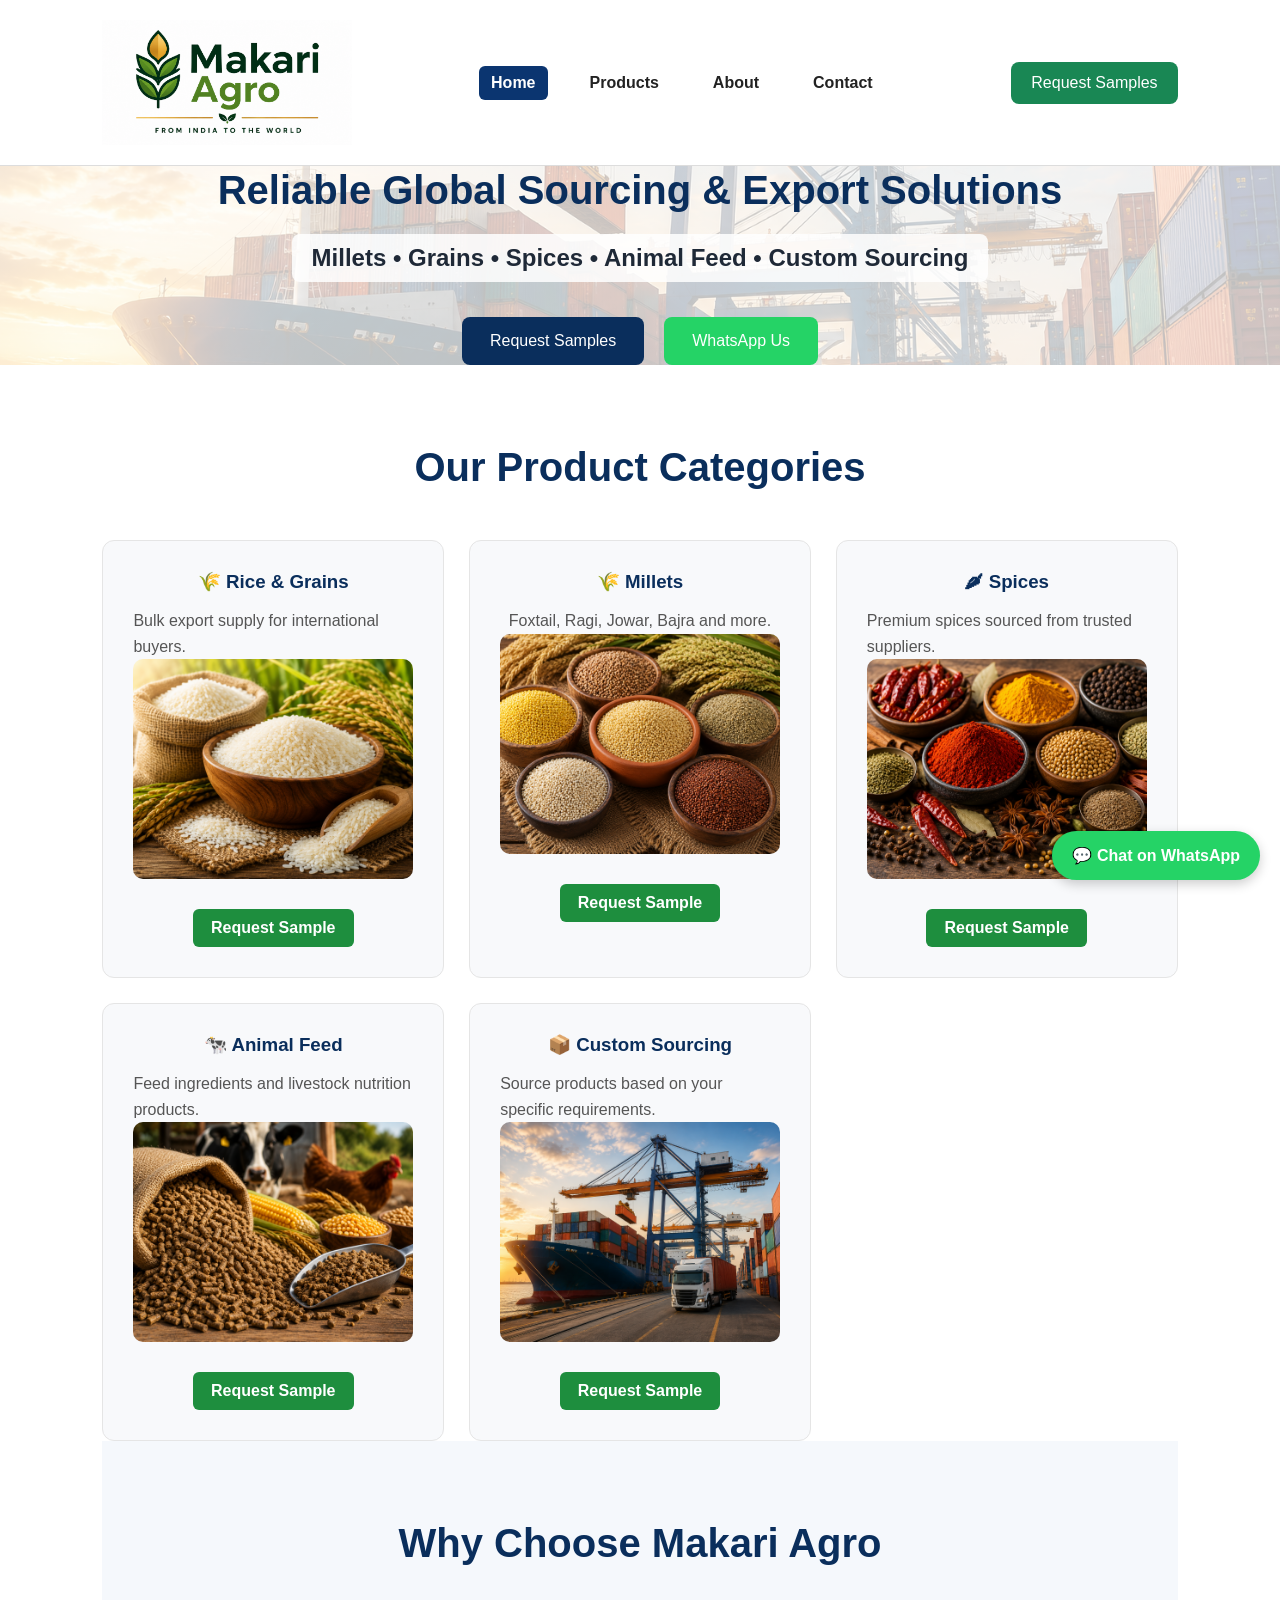
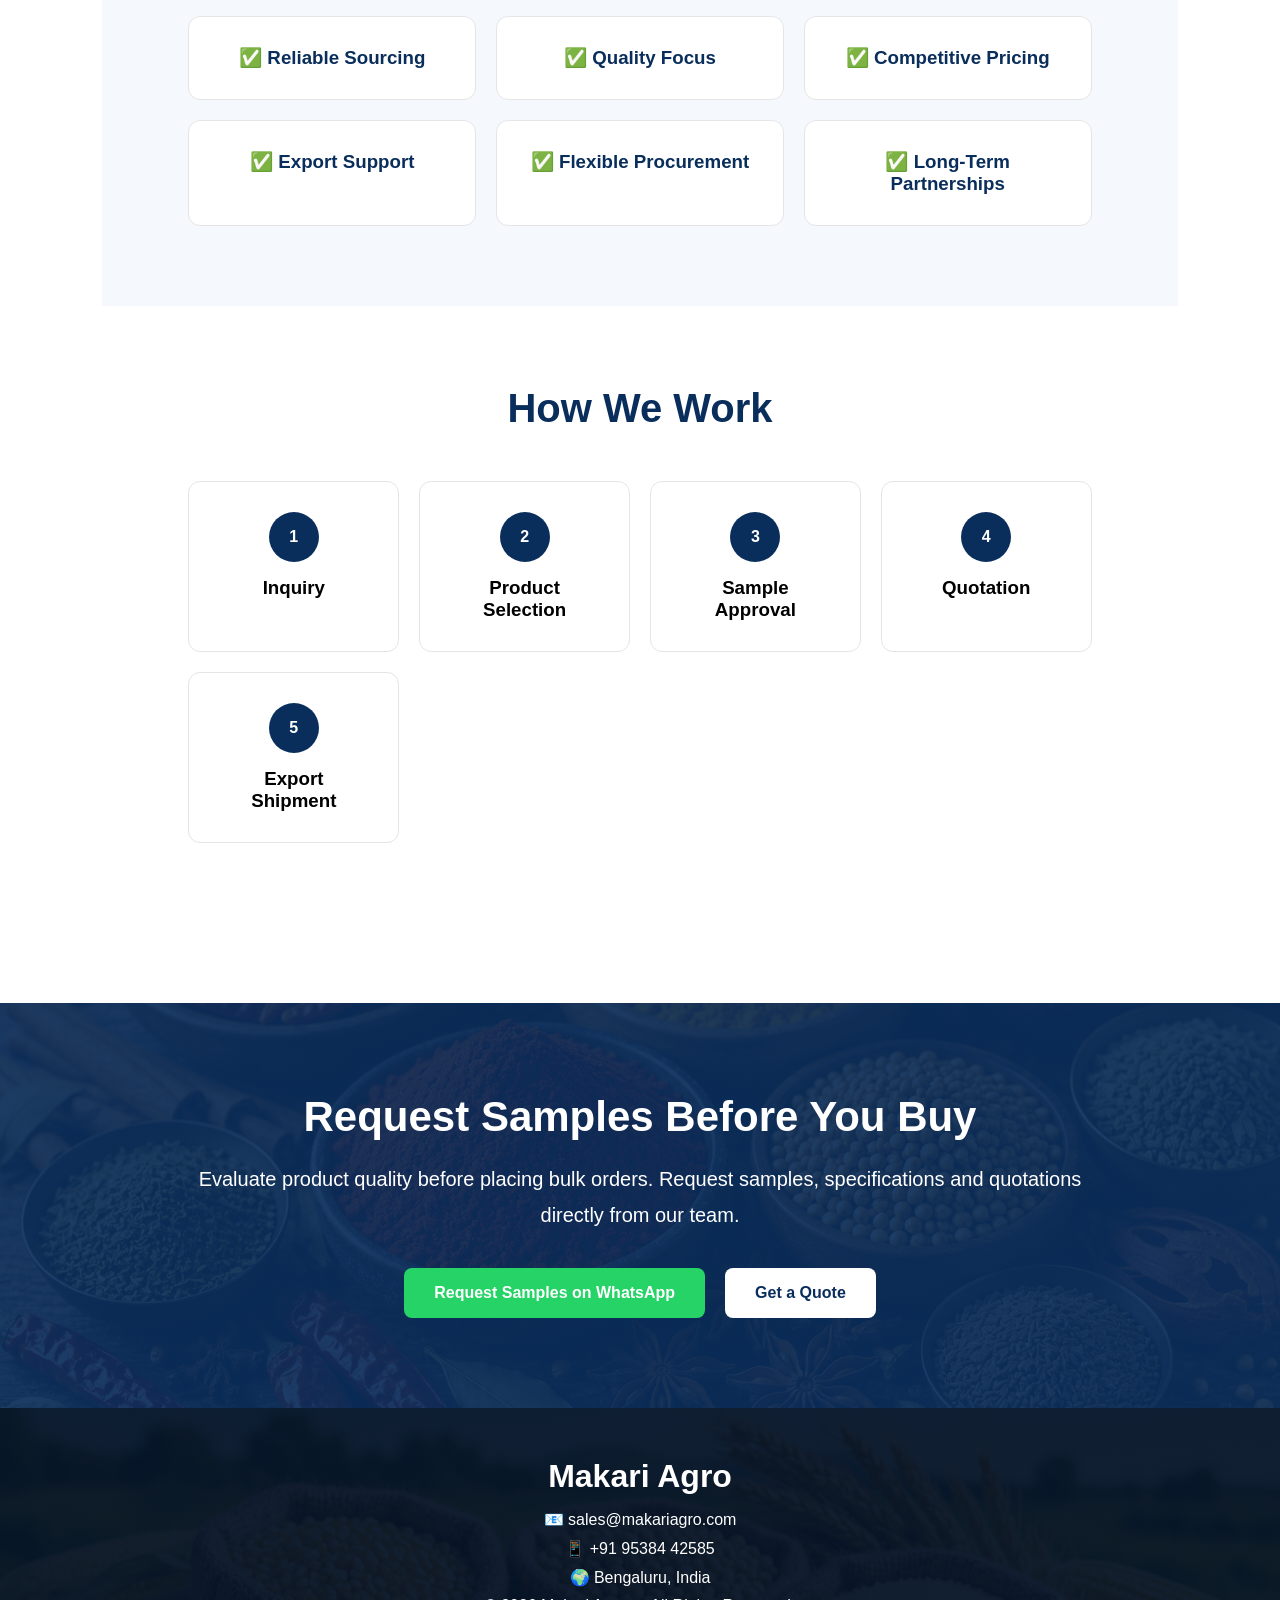
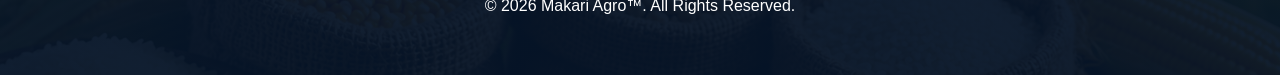
<file: index.html>
<!DOCTYPE html>
<html lang="en">
<head>

<script type="application/ld+json">
{
 "@context":"https://schema.org",
 "@type":"Organization",
 "name":"Makari Agro",
 "url":"https://www.makariagro.com",
 "logo":"https://www.makariagro.com/assets/logo/logo.png",
 "email":"mailto:sales@makariagro.com",
 "telephone":"+919538442585",
"address":{
 "@type":"PostalAddress",
 "addressLocality":"Bengaluru",
 "addressCountry":"IN"
}
}
</script>

    <meta charset="UTF-8">
    <meta name="viewport" content="width=device-width, initial-scale=1.0">

    <title>Makari Agro | Global Sourcing & Export Solutions</title>

<meta name="description"
content="Makari Agro is an India-based sourcing and export company specializing in millets, grains, spices, animal feed and agricultural commodities." />

<meta name="keywords"
content="millets exporter india, grains exporter, spices exporter, animal feed supplier, makari agro" />
    <title>Makari Exports | Reliable Global Sourcing & Export Solutions</title>

<meta name="robots" content="index, follow">

<link rel="canonical" href="https://www.makariagro.com/">

<meta property="og:title" content="Makari Agro | Global Sourcing & Export Solutions">
<meta property="og:description" content="Connecting international buyers with trusted suppliers across India.">
<meta property="og:type" content="website">
<meta property="og:url" content="https://www.makariagro.com/">
<meta property="og:image" content="https://www.makariagro.com/assets/logo/logo.png">
<meta property="og:site_name" content="Makari Agro">
<meta property="og:locale" content="en_IN">

<meta name="twitter:card" content="summary_large_image">
<meta name="twitter:title" content="Makari Agro | Global Sourcing & Export Solutions">
<meta name="twitter:description" content="Connecting international buyers with trusted suppliers across India.">
<meta name="twitter:image" content="https://www.makariagro.com/assets/logo/logo.png">

<link rel="icon" type="image/png" href="assets/logo/logo.png">

    <link rel="stylesheet" href="style.css">
</head>
<body>

    <!-- Header -->
    <header class="header">

     <!-- <div class="logo" id="company-name">Makari Agro</div> -->

     <!-- <div class="logo">
    Makari Agro
    </div> -->

    <div class="logo">
    <img src="assets/logo/logo.png" alt="Makari Agro Logo">
</div>

  <nav class="nav">
    <a href="index.html" class="active">Home</a>
    <a href="products.html">Products</a>
    <a href="about.html">About</a>
    <a href="contact.html">Contact</a>
</nav>

        <a href="https://wa.me/919538442585?text=Hello%20Makari%20Agro,%20I%20would%20like%20to%20request%20samples." class="quote-btn" target="_blank"
   rel="noopener noreferrer">
            Request Samples
        </a>

    </header>

    <!-- Hero Section -->

    <section class="hero">

        <div class="hero-content">

            <h1>
                Reliable Global Sourcing & Export Solutions
            </h1>

            <p>
                Millets • Grains • Spices • Animal Feed • Custom Sourcing
            </p>

            <div class="hero-buttons">

                <a href="https://wa.me/919538442585?text=Hello%20Makari%20Agro,%20I%20would%20like%20to%20request%20samples." class="primary-btn" target="_blank"
   rel="noopener noreferrer">
                    Request Samples
                </a>

                <!-- <a href="https://wa.me/919538442585" class="whatsapp-btn">
                    WhatsApp Us
                </a> -->

                <a href="https://wa.me/919538442585"
   target="_blank"
   rel="noopener noreferrer"
   class="whatsapp-btn">
    WhatsApp Us
</a>

            </div>

        </div>

    </section>
<!-- Product Categories -->

<section class="products-section">

    <h2>Our Product Categories</h2>

    <div class="product-grid">

        <!-- <div class="product-card">
            <h3>🌾 Agri Products</h3>
            <p>Reliable sourcing of quality agricultural products.</p>
            <img src="assets/images/commodities.jpg" alt="Rice">
        </div> -->

        <div class="product-card">
            <h3>🌾 Rice & Grains</h3>
            <p>Bulk export supply for international buyers.</p>
            <img src="assets/images/rice.jpg" alt="Rice">
               <a href="https://wa.me/919538442585"
       class="product-btn" target="_blank"
   rel="noopener noreferrer">
       Request Sample
    </a>
        </div>

        <div class="product-card">
            <h3>🌾 Millets</h3>
            <p>Foxtail, Ragi, Jowar, Bajra and more.</p>
            <img src="assets/images/millets.jpg" alt="Millets">
               <a href="https://wa.me/919538442585"
       class="product-btn" target="_blank"
   rel="noopener noreferrer">
       Request Sample
    </a>
        </div>

        <div class="product-card">
            <h3>🌶 Spices</h3>
            <p>Premium spices sourced from trusted suppliers.</p>
            <img src="assets/images/spices.jpg" alt="Spices">
               <a href="https://wa.me/919538442585"
       class="product-btn" target="_blank"
   rel="noopener noreferrer">
       Request Sample
    </a>
        </div>

        <div class="product-card">
            <h3>🐄 Animal Feed</h3>
            <p>Feed ingredients and livestock nutrition products.</p>
            <img src="assets/images/feed.jpg" alt="Feed">
               <a href="https://wa.me/919538442585"
       class="product-btn" target="_blank"
   rel="noopener noreferrer">
       Request Sample
    </a>
        </div>

        <div class="product-card">
            <h3>📦 Custom Sourcing</h3>
            <p>Source products based on your specific requirements.</p>
            <img src="assets/images/sourcing.jpg" alt="Sourcing">
               <a href="https://wa.me/919538442585"
       class="product-btn" target="_blank"
   rel="noopener noreferrer">
       Request Sample
    </a>
        </div>

    </div>

    <!-- Why Choose Us -->

<section class="why-us">

    <h2>Why Choose Makari Agro</h2>

    <div class="why-grid">

        <div class="why-card">
            <h3>✅ Reliable Sourcing</h3>
        </div>

        <div class="why-card">
            <h3>✅ Quality Focus</h3>
        </div>

        <div class="why-card">
            <h3>✅ Competitive Pricing</h3>
        </div>

        <div class="why-card">
            <h3>✅ Export Support</h3>
        </div>

        <div class="why-card">
            <h3>✅ Flexible Procurement</h3>
        </div>

        <div class="why-card">
            <h3>✅ Long-Term Partnerships</h3>
        </div>

    </div>

</section>
<section class="process">

    <h2>How We Work</h2>

    <div class="process-grid">

        <div class="process-step">
            <span>1</span>
            <h3>Inquiry</h3>
        </div>

        <div class="process-step">
            <span>2</span>
            <h3>Product Selection</h3>
        </div>

        <div class="process-step">
            <span>3</span>
            <h3>Sample Approval</h3>
        </div>

        <div class="process-step">
            <span>4</span>
            <h3>Quotation</h3>
        </div>

        <div class="process-step">
            <span>5</span>
            <h3>Export Shipment</h3>
        </div>

    </div>

</section>

</section>

<a href="https://wa.me/919538442585" class="floating-whatsapp" target="_blank"
   rel="noopener noreferrer">
    💬 Chat on WhatsApp
</a>

<!-- Request Samples -->

<section class="sample-section">

    <div class="sample-content">

        <h2>Request Samples Before You Buy</h2>

        <p>
            Evaluate product quality before placing bulk orders.
            Request samples, specifications and quotations directly from our team.
        </p>

        <div class="sample-buttons">

            <a href="https://wa.me/919538442585" class="sample-whatsapp" target="_blank"
   rel="noopener noreferrer">
                Request Samples on WhatsApp
            </a>


            <a href="contact.html" class="sample-quote">
                Get a Quote
            </a>

        </div>

    </div>

</section>

<footer class="footer">

    <div class="footer-content">

        <h3 id="footer-company-name">Makari Agro</h3>

       <p id="footer-tagline"></p>

        <p>
            📧 sales@makariagro.com
        </p>

        <p>
            📱 +91 95384 42585
        </p>

        <p>
            🌍 Bengaluru, India
        </p>

        <p>© 2026 Makari Agro™. All Rights Reserved.</p>

    </div>

</footer>
</body>


</html>
</file>
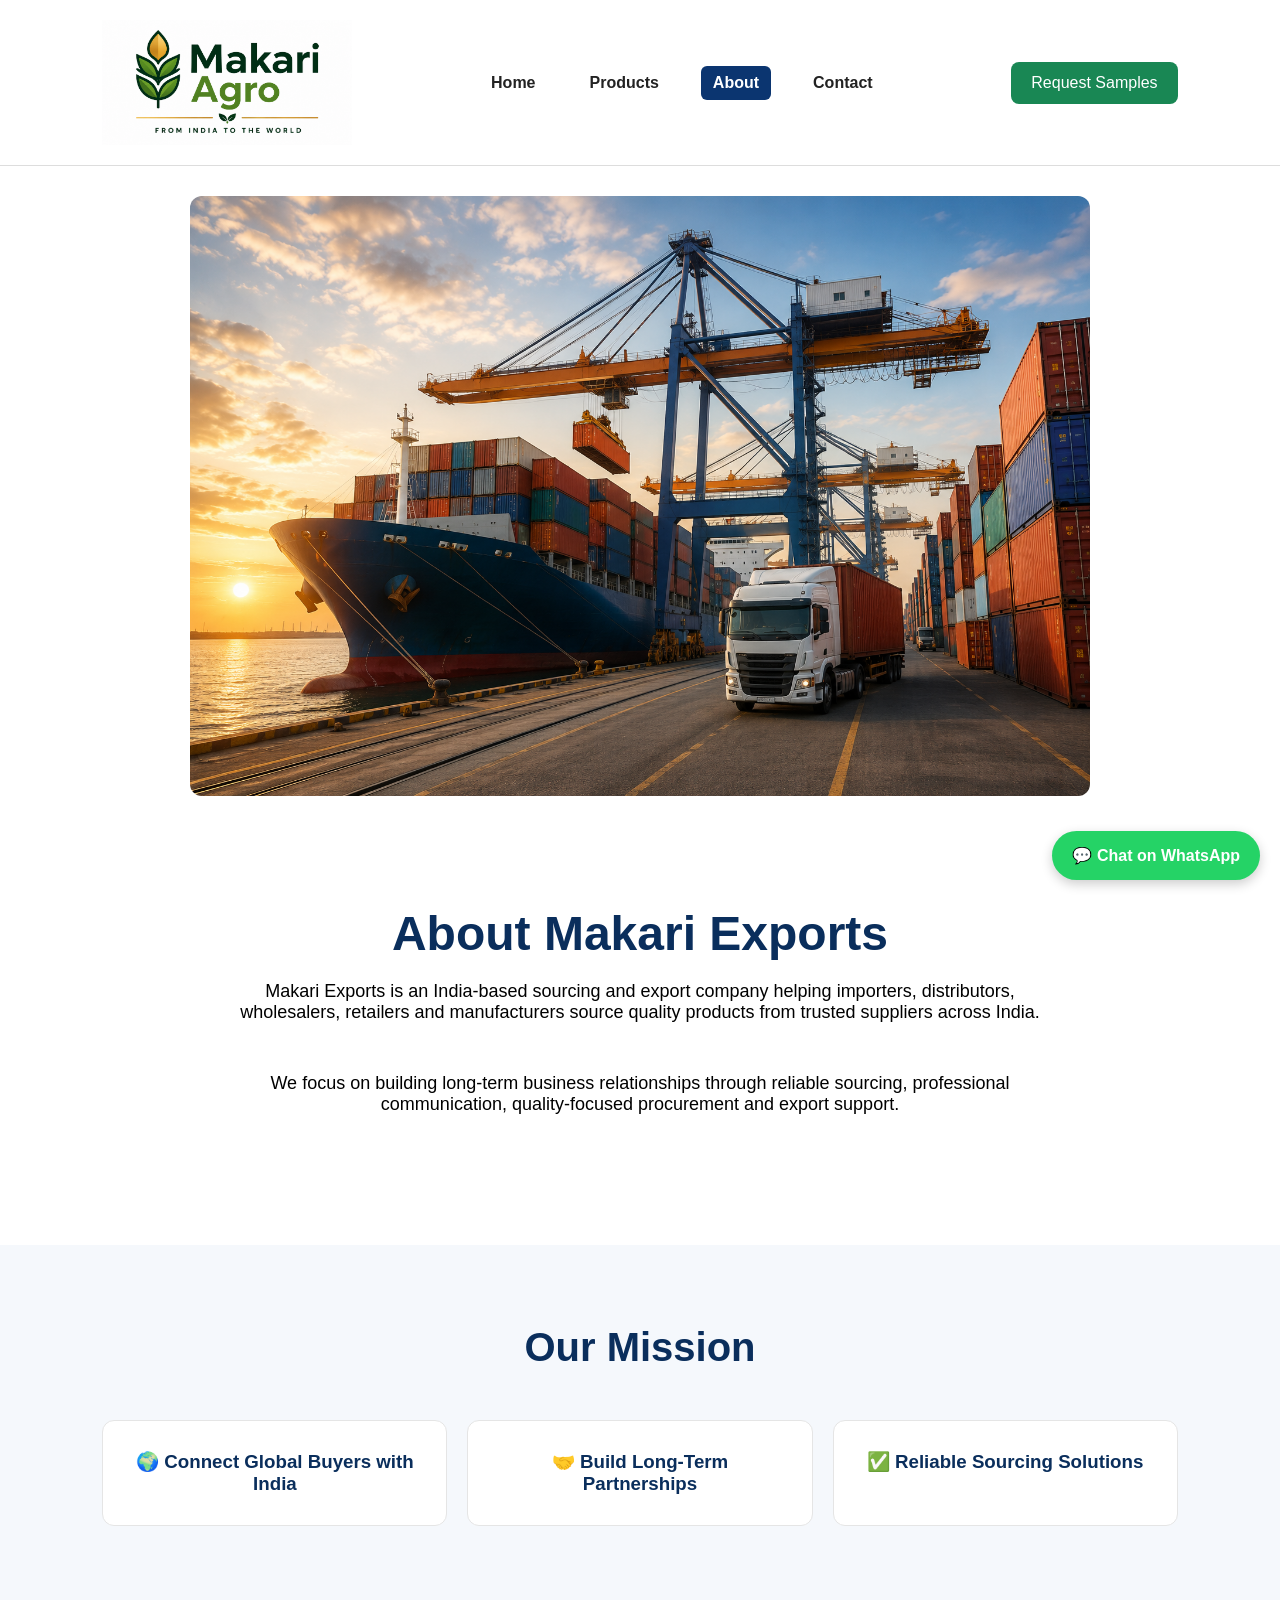
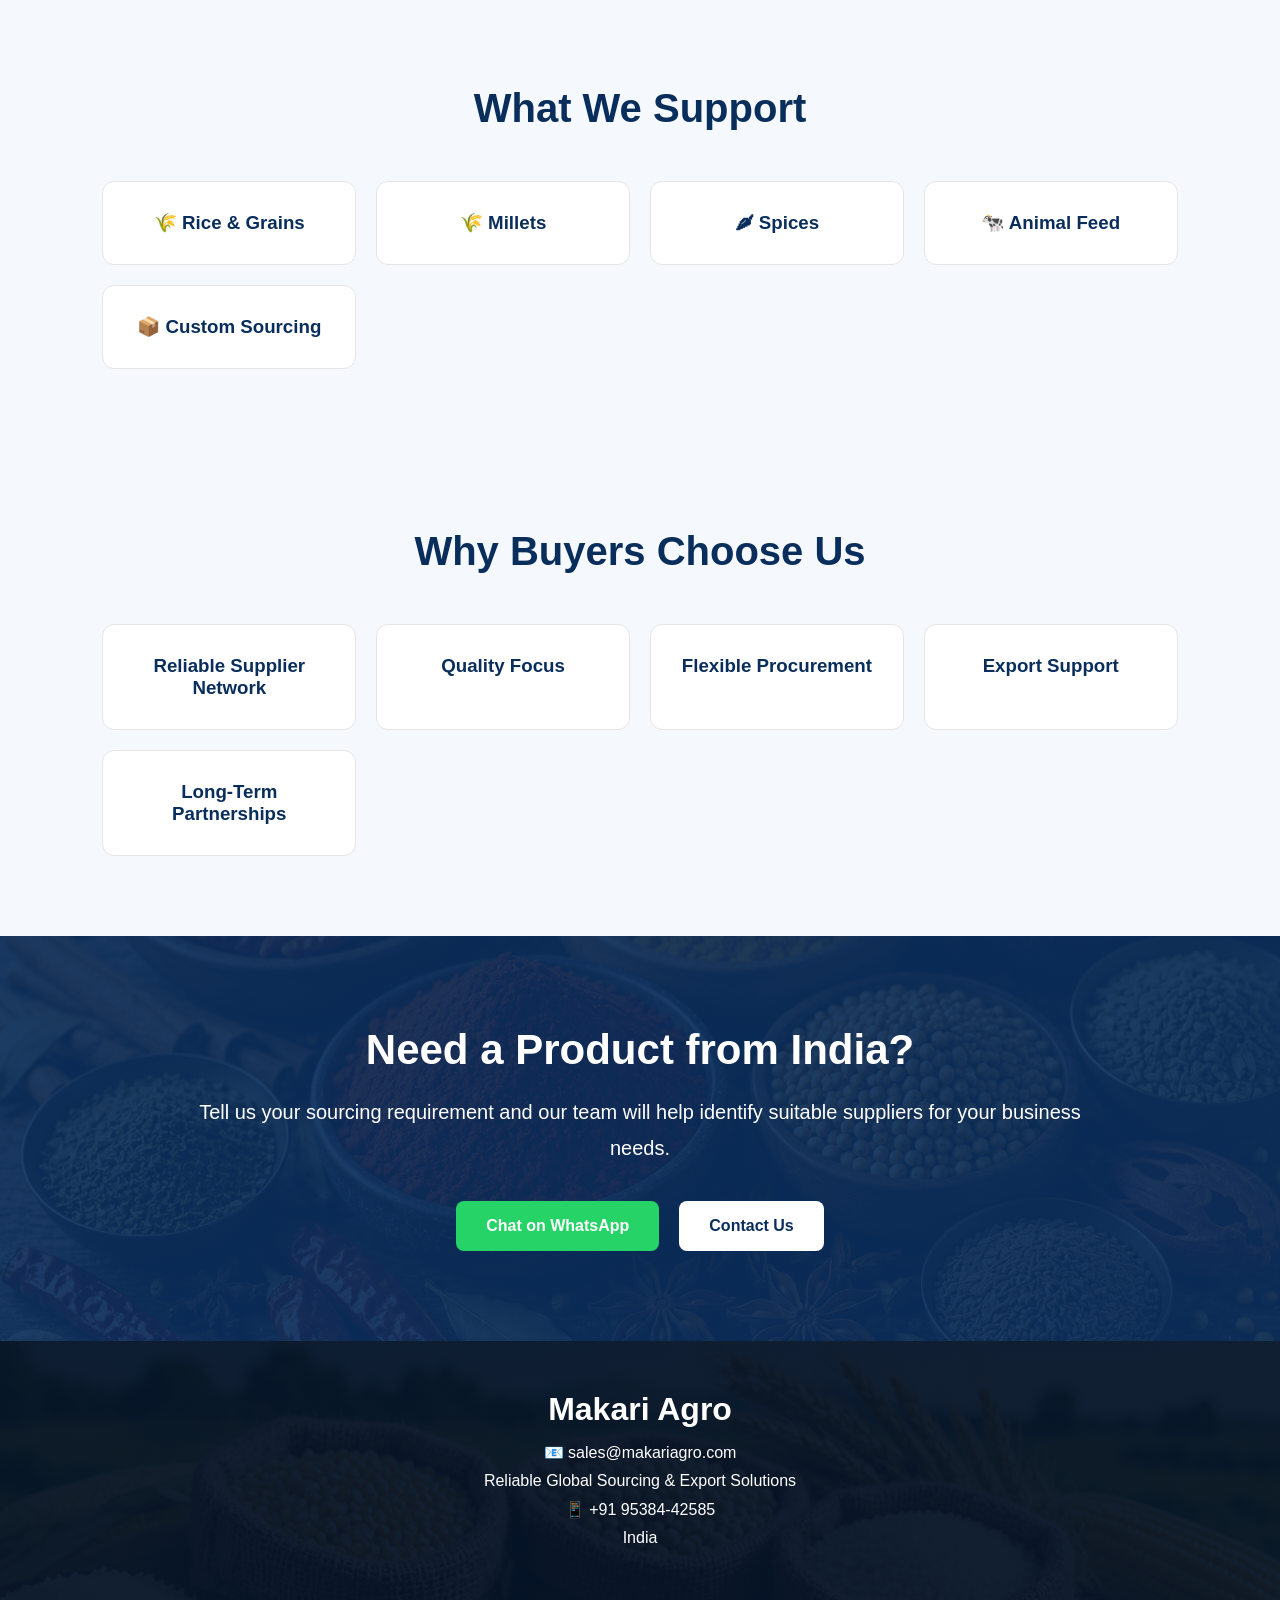
<file: about.html>
<!DOCTYPE html>
<html lang="en">

<head>
    <meta charset="UTF-8">
    <meta name="viewport" content="width=device-width, initial-scale=1.0">
    <title>Makari Agro | Global Sourcing & Export Solutions</title>

<meta name="description"
content="About Makari Agro | Agricultural Export Company India" />

<meta name="keywords"
content="millets exporter india, grains exporter, spices exporter, animal feed supplier, makari agro" />
    <title>About Us | Makari Exports</title>

<title>About Makari Agro</title>

<meta name="description" content="Learn about Makari Agro, our sourcing network and commitment to connecting international buyers with trusted Indian suppliers.">

<meta name="keywords" content="about makari agro, sourcing company india, export company india">

<meta name="robots" content="index, follow">

<link rel="canonical" href="https://www.makariagro.com/about.html">

<meta property="og:title" content="About Makari Agro">
<meta property="og:description" content="Learn about our sourcing network and export solutions across India.">
<meta property="og:type" content="website">
<meta property="og:url" content="https://www.makariagro.com/about.html">
<meta property="og:image" content="https://www.makariagro.com/assets/logo/logo.png">
<meta property="og:site_name" content="Makari Agro">
<meta property="og:locale" content="en_IN">

<meta name="twitter:card" content="summary_large_image">
<meta name="twitter:title" content="About Makari Agro">
<meta name="twitter:description" content="Learn about our sourcing network and export solutions across India.">
<meta name="twitter:image" content="https://www.makariagro.com/assets/logo/logo.png">

    <link rel="stylesheet" href="style.css">
</head>

<body>

<header class="header">

   <div class="logo">
    <img src="assets/logo/logo.png" alt="Makari Agro Logo">
</div>

   <nav class="nav">
    <a href="index.html">Home</a>
    <a href="products.html">Products</a>
    <a href="about.html" class="active">About</a>
    <a href="contact.html">Contact</a>
</nav>

    <a href="https://wa.me/919538442585" class="quote-btn" target="_blank"
   rel="noopener noreferrer">
        Request Samples
    </a>

</header>

<img src="assets/images/sourcing.jpg"
     alt="Global Export"
     class="about-image">

<section class="products-page">

    <h1>About Makari Exports</h1>

    <p>
        Makari Exports is an India-based sourcing and export company helping importers, distributors, wholesalers, retailers and manufacturers source quality products from trusted suppliers across India.
    </p>

    <p>
        We focus on building long-term business relationships through reliable sourcing, professional communication, quality-focused procurement and export support.
    </p>

</section>

<section class="why-us">

    <h2>Our Mission</h2>

    <div class="why-grid">

        <div class="why-card">
            <h3>🌍 Connect Global Buyers with India</h3>
        </div>

        <div class="why-card">
            <h3>🤝 Build Long-Term Partnerships</h3>
        </div>

        <div class="why-card">
            <h3>✅ Reliable Sourcing Solutions</h3>
        </div>

    </div>

</section>

<section class="why-us">

    <h2>What We Support</h2>

    <div class="why-grid">

        <!-- <div class="why-card">
            <h3>🌾 Agricultural Commodities</h3>
        </div> -->

        <div class="why-card">
            <h3>🌾 Rice & Grains</h3>
        </div>

        <div class="why-card">
            <h3>🌾 Millets</h3>
        </div>

        <div class="why-card">
            <h3>🌶 Spices</h3>
        </div>

        <div class="why-card">
            <h3>🐄 Animal Feed</h3>
        </div>

        <div class="why-card">
            <h3>📦 Custom Sourcing</h3>
        </div>

    </div>

</section>

<section class="why-us">

    <h2>Why Buyers Choose Us</h2>

    <div class="why-grid">

        <div class="why-card">
            <h3>Reliable Supplier Network</h3>
        </div>

        <div class="why-card">
            <h3>Quality Focus</h3>
        </div>

        <div class="why-card">
            <h3>Flexible Procurement</h3>
        </div>

        <div class="why-card">
            <h3>Export Support</h3>
        </div>

        <!-- <div class="why-card">
            <h3>Professional Communication</h3>
        </div> -->

        <div class="why-card">
            <h3>Long-Term Partnerships</h3>
        </div>

    </div>

</section>

<section class="sample-section">

    <div class="sample-content">

        <h2>Need a Product from India?</h2>

        <p>
            Tell us your sourcing requirement and our team will help identify suitable suppliers for your business needs.
        </p>

        <div class="sample-buttons">

            <a href="https://wa.me/919538442585" class="sample-whatsapp" target="_blank"
   rel="noopener noreferrer">
                Chat on WhatsApp
            </a>

            <a href="contact.html" class="sample-quote">
                Contact Us
            </a>

        </div>

    </div>

</section>

<footer class="footer">

    <h3>Makari Agro</h3>

    <p>
            📧 sales@makariagro.com
    </p>

    <p>Reliable Global Sourcing & Export Solutions</p>

    <p>📱 +91 95384-42585</p>

    <p>India</p>

</footer>

<a href="https://wa.me/919538442585" class="floating-whatsapp" target="_blank"
   rel="noopener noreferrer">
    💬 Chat on WhatsApp
</a>

</body>

</html>
</file>
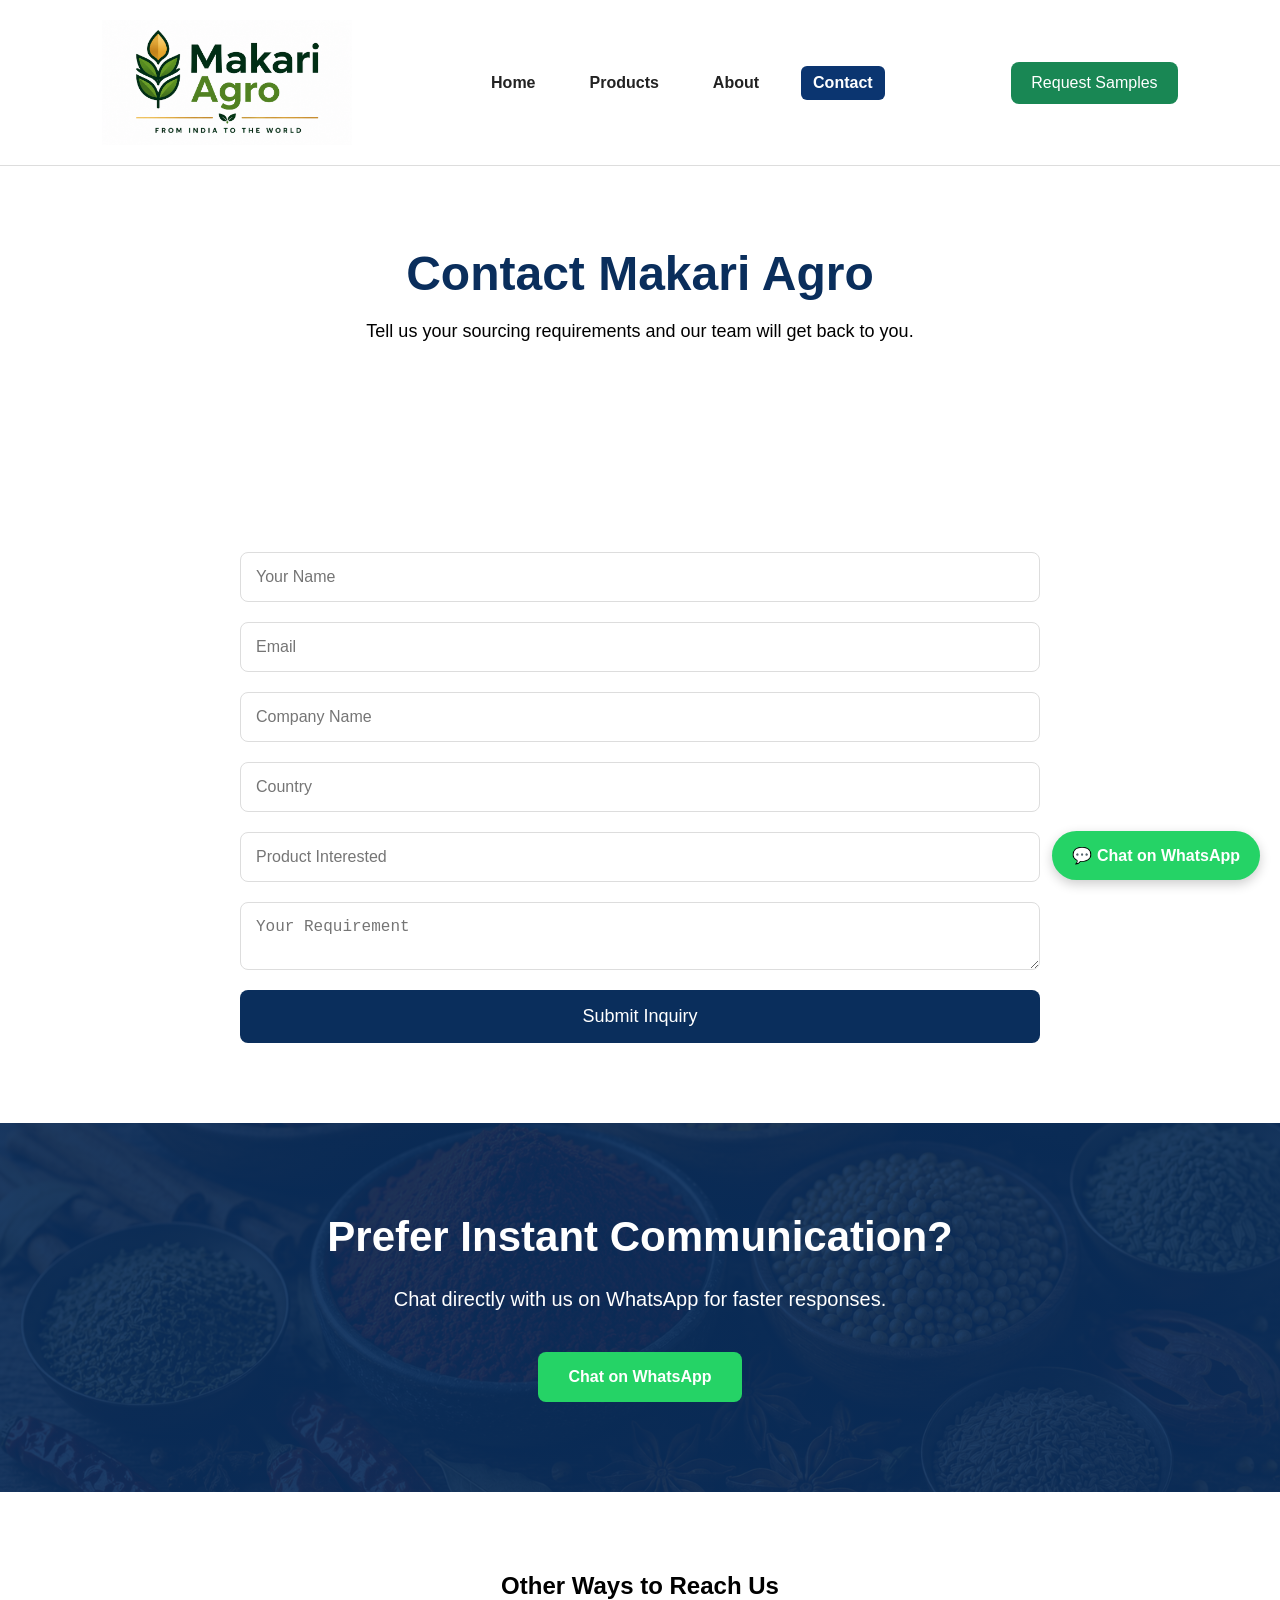
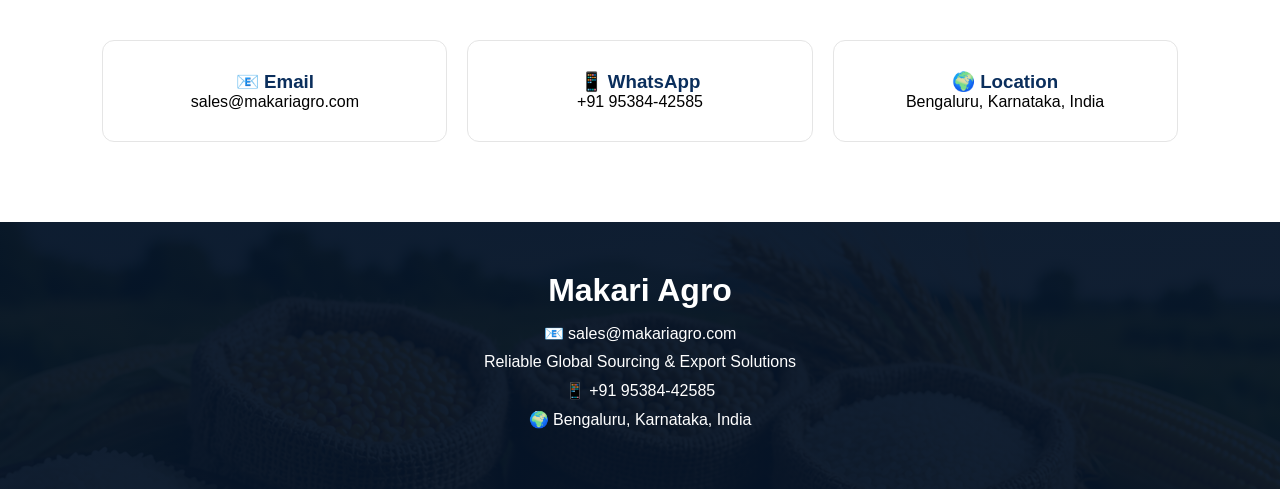
<file: contact.html>
<!DOCTYPE html>
<html lang="en">

<head>
    <meta charset="UTF-8">
    <meta name="viewport" content="width=device-width, initial-scale=1.0">
    <title>Makari Agro | Global Sourcing & Export Solutions</title>

<meta name="description"
content="Contact Makari Agro | Export Enquiries & Samples" />

<meta name="keywords"
content="millets exporter india, grains exporter, spices exporter, animal feed supplier, makari agro" />
    <title>Contact Us | Makari Agro</title>

<title>Contact Makari Agro</title>

<meta name="description" content="Contact Makari Agro for sourcing, export and agricultural commodity requirements.">

<meta name="keywords" content="contact makari agro, export enquiry india, sourcing enquiry india">

<meta name="robots" content="index, follow">

<link rel="canonical" href="https://www.makariagro.com/contact.html">

<meta property="og:title" content="Contact Makari Agro">
<meta property="og:description" content="Get in touch for sourcing, export and agricultural commodity requirements.">
<meta property="og:type" content="website">
<meta property="og:url" content="https://www.makariagro.com/contact.html">
<meta property="og:image" content="https://www.makariagro.com/assets/logo/logo.png">
<meta property="og:site_name" content="Makari Agro">
<meta property="og:locale" content="en_IN">

<meta name="twitter:card" content="summary_large_image">
<meta name="twitter:title" content="Contact Makari Agro">
<meta name="twitter:description" content="Get in touch for sourcing, export and agricultural commodity requirements.">
<meta name="twitter:image" content="https://www.makariagro.com/assets/logo/logo.png">

    <link rel="stylesheet" href="style.css">
</head>

<body>

<header class="header">

    <div class="logo">
    <img src="assets/logo/logo.png" alt="Makari Agro Logo">
</div>

   <nav class="nav">
    <a href="index.html">Home</a>
    <a href="products.html">Products</a>
    <a href="about.html">About</a>
    <a href="contact.html" class="active">Contact</a>
</nav>

    <a href="https://wa.me/919538442585" class="quote-btn" target="_blank"
   rel="noopener noreferrer">
        Request Samples
    </a>

</header>

<section class="products-page">

    <h1>Contact Makari Agro</h1>

    <p>
        Tell us your sourcing requirements and our team will get back to you.
    </p>

</section>

<section class="contact-section">

    <div class="contact-container">

         <form class="contact-form" action="https://formsubmit.co/sales@makariagro.com" method="POST"> 
           <input type="text" name="name" placeholder="Your Name" required>

<input type="email" name="email" placeholder="Email" required>

<input type="text" name="company" placeholder="Company Name">

<input type="text" name="country" placeholder="Country">

<input type="text" name="product" placeholder="Product Interested">

<textarea name="message" placeholder="Your Requirement"></textarea>

            <button type="submit">
                Submit Inquiry
            </button>

        </form>

    </div>

</section>

<section class="sample-section">

    <div class="sample-content">

        <h2>Prefer Instant Communication?</h2>

        <p>
            Chat directly with us on WhatsApp for faster responses.
        </p>

        <div class="sample-buttons">

            <a href="https://wa.me/919538442585" class="sample-whatsapp" target="_blank"
   rel="noopener noreferrer">
                Chat on WhatsApp
            </a>

        </div>

    </div>

</section>
<section class="contact-info">

    <h2>Other Ways to Reach Us</h2>

    <div class="contact-cards">

        <div class="why-card">
            <h3>📧 Email</h3>
            <p>sales@makariagro.com</p>
        </div>

        <div class="why-card">
            <h3>📱 WhatsApp</h3>
            <p>+91 95384-42585</p>
        </div>

        <div class="why-card">
            <h3>🌍 Location</h3>
            <p>Bengaluru, Karnataka, India</p>
        </div>

    </div>

</section>
<footer class="footer">

    <h3>Makari Agro</h3>

     <p>
            📧 sales@makariagro.com
    </p>


    <p>Reliable Global Sourcing & Export Solutions</p>

    <p>📱 +91 95384-42585</p>

    <p>🌍 Bengaluru, Karnataka, India</p>

</footer>

<a href="https://wa.me/919538442585" class="floating-whatsapp" target="_blank"
   rel="noopener noreferrer">
    💬 Chat on WhatsApp
</a>

</body>

</html>
</file>
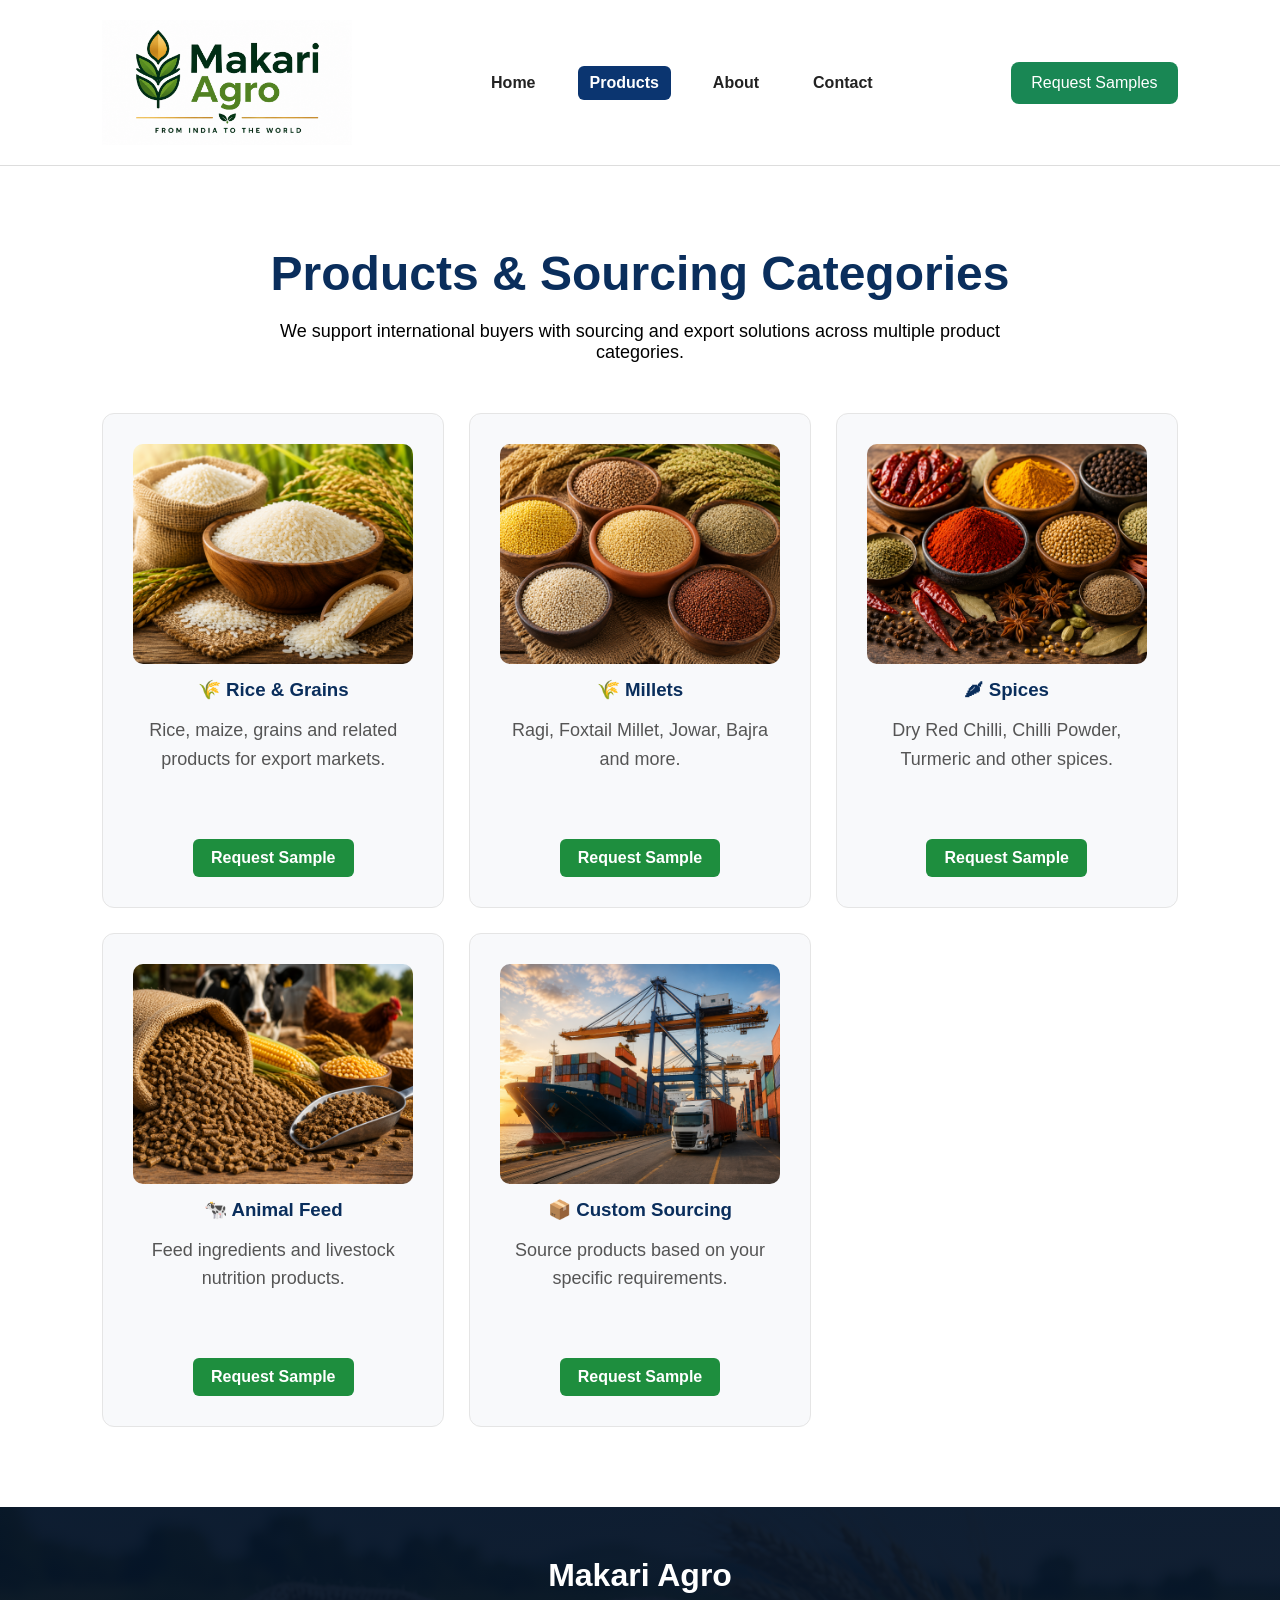
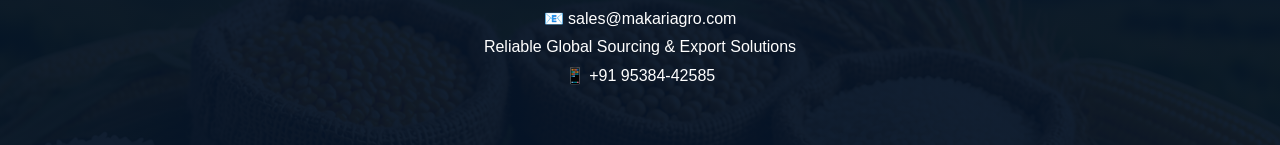
<file: products.html>
<!DOCTYPE html>
<html lang="en">

<head>
    <meta charset="UTF-8">
    <meta name="viewport" content="width=device-width, initial-scale=1.0">
    <title>Makari Agro | Global Sourcing & Export Solutions</title>

    <title>Products | Makari Exports</title>
<title>Products | Makari Agro</title>

<meta name="description" content="Explore millets, rice and grains, spices, animal feed ingredients and custom sourcing solutions from Makari Agro.">

<meta name="keywords" content="millets supplier india, rice exporter india, grains supplier india, spices exporter india, animal feed ingredients">

<meta name="robots" content="index, follow">

<link rel="canonical" href="https://www.makariagro.com/products.html">

<meta property="og:title" content="Products | Makari Agro">
<meta property="og:description" content="Millets, Rice & Grains, Spices, Animal Feed and Custom Sourcing solutions.">
<meta property="og:type" content="website">
<meta property="og:url" content="https://www.makariagro.com/products.html">
<meta property="og:image" content="https://www.makariagro.com/assets/logo/logo.png">
<meta property="og:site_name" content="Makari Agro">
<meta property="og:locale" content="en_IN">

<meta name="twitter:card" content="summary_large_image">
<meta name="twitter:title" content="Products | Makari Agro">
<meta name="twitter:description" content="Millets, Rice & Grains, Spices, Animal Feed and Custom Sourcing solutions.">
<meta name="twitter:image" content="https://www.makariagro.com/assets/logo/logo.png">
    <link rel="stylesheet" href="style.css">
</head>

<body>

<header class="header">

     <div class="logo">
    <img src="assets/logo/logo.png" alt="Makari Agro Logo">
</div>

 <nav class="nav">
    <a href="index.html">Home</a>
    <a href="products.html" class="active">Products</a>
    <a href="about.html">About</a>
    <a href="contact.html">Contact</a>
</nav>

    <a href="https://wa.me/919538442585" class="quote-btn" target="_blank"
   rel="noopener noreferrer">
        Request Samples
    </a>

</header>

<section class="products-page">

    <h1>Products & Sourcing Categories</h1>

    <p>
        We support international buyers with sourcing and export solutions across multiple product categories.
    </p>

    <div class="product-grid">

        <!-- <div class="product-card" >
            <img src="assets/images/commodities.jpg" alt="Agricultural Commodities">
            <h3>🌾 Agricultural Commodities</h3>
            <p>Bulk supply of agricultural products sourced from trusted suppliers.</p>
               <a href="https://wa.me/919538442585"
       class="product-btn">
       Request Sample
    </a>
        </div> -->

      <div class="product-card">

    <img src="assets/images/rice.jpg" alt="Rice">

    <h3>🌾 Rice & Grains</h3>

    <p>
        Rice, maize, grains and related products for export markets.
    </p>
       <a href="https://wa.me/919538442585"
       class="product-btn" target="_blank"
   rel="noopener noreferrer">
       Request Sample
    </a>

</div>

        <div class="product-card">
            <img src="assets/images/millets.jpg" alt="Millets">
            <h3>🌾 Millets</h3>
            <p>Ragi, Foxtail Millet, Jowar, Bajra and more.</p>
               <a href="https://wa.me/919538442585"
       class="product-btn" target="_blank"
   rel="noopener noreferrer">
       Request Sample
    </a>
        </div>

        <div class="product-card">
            <img src="assets/images/spices.jpg" alt="Spices">
            <h3>🌶 Spices</h3>
            <p>Dry Red Chilli, Chilli Powder, Turmeric and other spices.</p>
               <a href="https://wa.me/919538442585"
       class="product-btn" target="_blank"
   rel="noopener noreferrer">
       Request Sample
    </a>
        </div>

        <div class="product-card">
            <img src="assets/images/feed.jpg" alt="Animal Feed">
            <h3>🐄 Animal Feed</h3>
            <p>Feed ingredients and livestock nutrition products.</p>
               <a href="https://wa.me/919538442585"
       class="product-btn" target="_blank"
   rel="noopener noreferrer">
       Request Sample
    </a>
        </div>

        <div class="product-card">
            <img src="assets/images/sourcing.jpg" alt="Global Sourcing">
            <h3>📦 Custom Sourcing</h3>
            <p>Source products based on your specific requirements.</p>
               <a href="https://wa.me/919538442585"
       class="product-btn" target="_blank"
   rel="noopener noreferrer">
       Request Sample
    </a>
        </div>

    </div>

</section>

<footer class="footer">

    <div class="footer-content">

        <h3>Makari Agro</h3>

         <p>
            📧 sales@makariagro.com
        </p>


        <p>Reliable Global Sourcing & Export Solutions</p>

        <p>📱 +91 95384-42585</p>

    </div>

</footer>

</body>
</html>
</file>
<file: style.css>
*{
    margin:0;
    padding:0;
    box-sizing:border-box;
}

body{
    font-family:Arial, sans-serif;
}

/* Header */

.header{
    display:flex;
    justify-content:space-between;
    align-items:center;
    padding:20px 8%;
    background:#ffffff;
    border-bottom:1px solid #ddd;
    position: sticky;
top: 0;
z-index: 1000;
}

.logo{
    font-size:28px;
    font-weight:bold;
    color:#0A2E5C;
}

.nav{
    display:flex;
    gap:30px;
}

.nav a{
    text-decoration:none;
    color:#333;
    font-weight:600;
}

.quote-btn{
    background:#198754;
    color:white;
    padding:12px 20px;
    border-radius:8px;
    text-decoration:none;
}

/* Hero */

.hero{
    background:
        linear-gradient(
            rgba(255,255,255,0.75),
            rgba(255,255,255,0.75)
        ),
        url('assets/images/sourcing.jpg');

    background-size:cover;
    background-position:center;
}

.hero-content{
    text-align:center;
    max-width:900px;
    margin:0 auto;
    position:relative;
    z-index:2;
}

.hero h1{
    font-size: 3.5rem;
    line-height:1.2;
    color:#0A2E5C;
    margin-bottom:20px;
}

.hero p{
    font-size:24px;
    font-weight:600;
    color:#1f2937;
    background:rgba(255,255,255,0.85);
    display:inline-block;
    padding:10px 20px;
    border-radius:8px;
    margin-bottom:35px;
}

.hero-buttons{
    display:flex;
    justify-content:center;
    gap:20px;
    flex-wrap:wrap;
}

.hero-content h1{
    font-size: 2.5rem;
    line-height:1.2;
}

.primary-btn{
    background:#0A2E5C;
    color:white;
    padding:15px 28px;
    border-radius:8px;
    text-decoration:none;
}

.whatsapp-btn{
    background:#25D366;
    color:white;
    padding:15px 28px;
    border-radius:8px;
    text-decoration:none;
}

/* Mobile */

@media(max-width:768px){

    .header{
        flex-direction:column;
        gap:15px;
    }

    .nav{
        flex-wrap:wrap;
        justify-content:center;
    }

    .hero h1{
        font-size:36px;
    }

    .hero p{
        font-size:18px;
    }

    .hero-buttons{
        flex-direction:column;
    }

}
/* Products Section */

.products-section{
    padding:80px 8%;
    background:#ffffff;
}

.products-section h2{
    text-align:center;
    font-size:40px;
    color:#0A2E5C;
    margin-bottom:50px;
}

.product-grid{
    display:grid;
    grid-template-columns:repeat(auto-fit,minmax(280px,1fr));
    gap:25px;
}

.product-card{
    background:#f8f9fb;
    padding:30px;
    border-radius:12px;
    transition:0.3s;
    border:1px solid #e5e5e5;
}

.product-card:hover{
    transform:translateY(-5px);
}

.product-card h3{
    margin-bottom:15px;
    color:#0A2E5C;
}

.product-card p{
    color:#555;
    line-height:1.6;
}
/* Why Us */

.why-us{
    padding:80px 8%;
    background:#f5f8fc;
}

.why-us h2{
    text-align:center;
    color:#0A2E5C;
    font-size:40px;
    margin-bottom:50px;
}

.why-grid{
    display:grid;
    grid-template-columns:repeat(auto-fit,minmax(250px,1fr));
    gap:20px;
}

.why-card{
    background:white;
    padding:30px;
    border-radius:12px;
    text-align:center;
    border:1px solid #e5e5e5;
}

.why-card h3{
    color:#0A2E5C;
}
/* Floating WhatsApp */

.floating-whatsapp{
    position:fixed;
    right:20px;
    bottom:20px;
    background:#25D366;
    color:white;
    text-decoration:none;
    padding:15px 20px;
    border-radius:50px;
    font-weight:bold;
    z-index:1000;
    box-shadow:0 4px 12px rgba(0,0,0,0.2);
}
.process{
    padding:80px 8%;
    background:#ffffff;
}

.process h2{
    text-align:center;
    font-size:40px;
    color:#0A2E5C;
    margin-bottom:50px;
}

.process-grid{
    display:grid;
    grid-template-columns:repeat(auto-fit,minmax(180px,1fr));
    gap:20px;
}

.process-step{
    text-align:center;
    padding:30px;
    border:1px solid #e5e5e5;
    border-radius:12px;
}

.process-step span{
    display:inline-flex;
    width:50px;
    height:50px;
    align-items:center;
    justify-content:center;
    border-radius:50%;
    background:#0A2E5C;
    color:white;
    font-weight:bold;
    margin-bottom:15px;
}

/* Request Samples Section */

.sample-section{
    background:#0A2E5C;
    color:white;
    padding:90px 8%;
    text-align:center;
}

.sample-content{
    max-width:900px;
    margin:auto;
}

.sample-section h2{
    font-size:42px;
    margin-bottom:20px;
}

.sample-section p{
    font-size:20px;
    line-height:1.8;
    margin-bottom:35px;
}

.sample-buttons{
    display:flex;
    justify-content:center;
    gap:20px;
    flex-wrap:wrap;
}

.sample-whatsapp{
    background:#25D366;
    color:white;
    text-decoration:none;
    padding:16px 30px;
    border-radius:8px;
    font-weight:bold;
}

.sample-quote{
    background:white;
    color:#0A2E5C;
    text-decoration:none;
    padding:16px 30px;
    border-radius:8px;
    font-weight:bold;
}

.product-card,
.why-card,
.process-step{
    transition:0.3s ease;
}

.product-card:hover,
.why-card:hover,
.process-step:hover{
    transform:translateY(-6px);
    box-shadow:0 8px 20px rgba(0,0,0,0.1);
}

.footer{
    background:#081f3f;
    color:white;
    text-align:center;
    padding:50px 20px;
}

.footer h3{
    font-size:32px;
    margin-bottom:15px;
}

.footer p{
    margin:10px 0;
}

.products-page{
    padding:80px 8%;
    text-align:center;
}

.products-page h1{
    color:#0A2E5C;
    font-size:48px;
    margin-bottom:20px;
}

.products-page p{
    max-width:800px;
    margin:auto;
    margin-bottom:50px;
    font-size:18px;
}


/* Contact Page */

.contact-section{
    padding:80px 8%;
}

.contact-container{
    max-width:800px;
    margin:auto;
}

.contact-form{
    display:flex;
    flex-direction:column;
    gap:20px;
}

.contact-form input,
.contact-form textarea{
    padding:15px;
    border:1px solid #ddd;
    border-radius:8px;
    font-size:16px;
}

.contact-form button{
    background:#0A2E5C;
    color:white;
    border:none;
    padding:16px;
    border-radius:8px;
    font-size:18px;
    cursor:pointer;
}

.contact-form button:hover{
    background:#123f7a;
}

.contact-info{
    padding:80px 8%;
    text-align:center;
}

.contact-cards{
    display:grid;
    grid-template-columns:repeat(auto-fit,minmax(250px,1fr));
    gap:20px;
    margin-top:40px;
}

.product-card img{
    width:100%;
    height:220px;
    object-fit:cover;
    border-radius:10px;
    margin-bottom:15px;
}

.product-card{
    display:flex;
    flex-direction:column;
    align-items:center;
    height:100%;
}

.products-grid{
    align-items:stretch;
}

.about-image{
    width:100%;
    max-width:900px;
    border-radius:12px;
    margin:30px auto;
    display:block;
}

.sample-section{
    background:
        linear-gradient(
            rgba(10,46,92,0.92),
            rgba(10,46,92,0.92)
        ),
        url('assets/images/spices.jpg');

    background-size:cover;
    background-position:center;
}

.footer{
    background:
        linear-gradient(
            rgba(5,20,40,0.95),
            rgba(5,20,40,0.95)
        ),
        url('assets/images/commodities.jpg');

    background-size:cover;
}

.product-btn{
    margin-top:auto;
    background:#1e8e3e;
    color:white;
    padding:10px 18px;
    border-radius:6px;
    text-decoration:none;
}

.product-btn{
    display:inline-block;
    margin-top:15px;
    background:#1e8e3e;
    color:white;
    padding:10px 18px;
    border-radius:6px;
    text-decoration:none;
    font-weight:600;
}

.product-btn:hover{
    background:#166d30;
}

.logo img{
    height:125px;
    width:auto;
    display:block;
}

.nav a{
    text-decoration:none;
    color:#222;
    font-weight:600;
    padding:8px 12px;
    border-radius:6px;
    transition:0.3s;
}

.nav a:hover{
    color:#0b3570;
}

.nav a.active{
    background:#0b3570;
    color:white;
}
</file>
